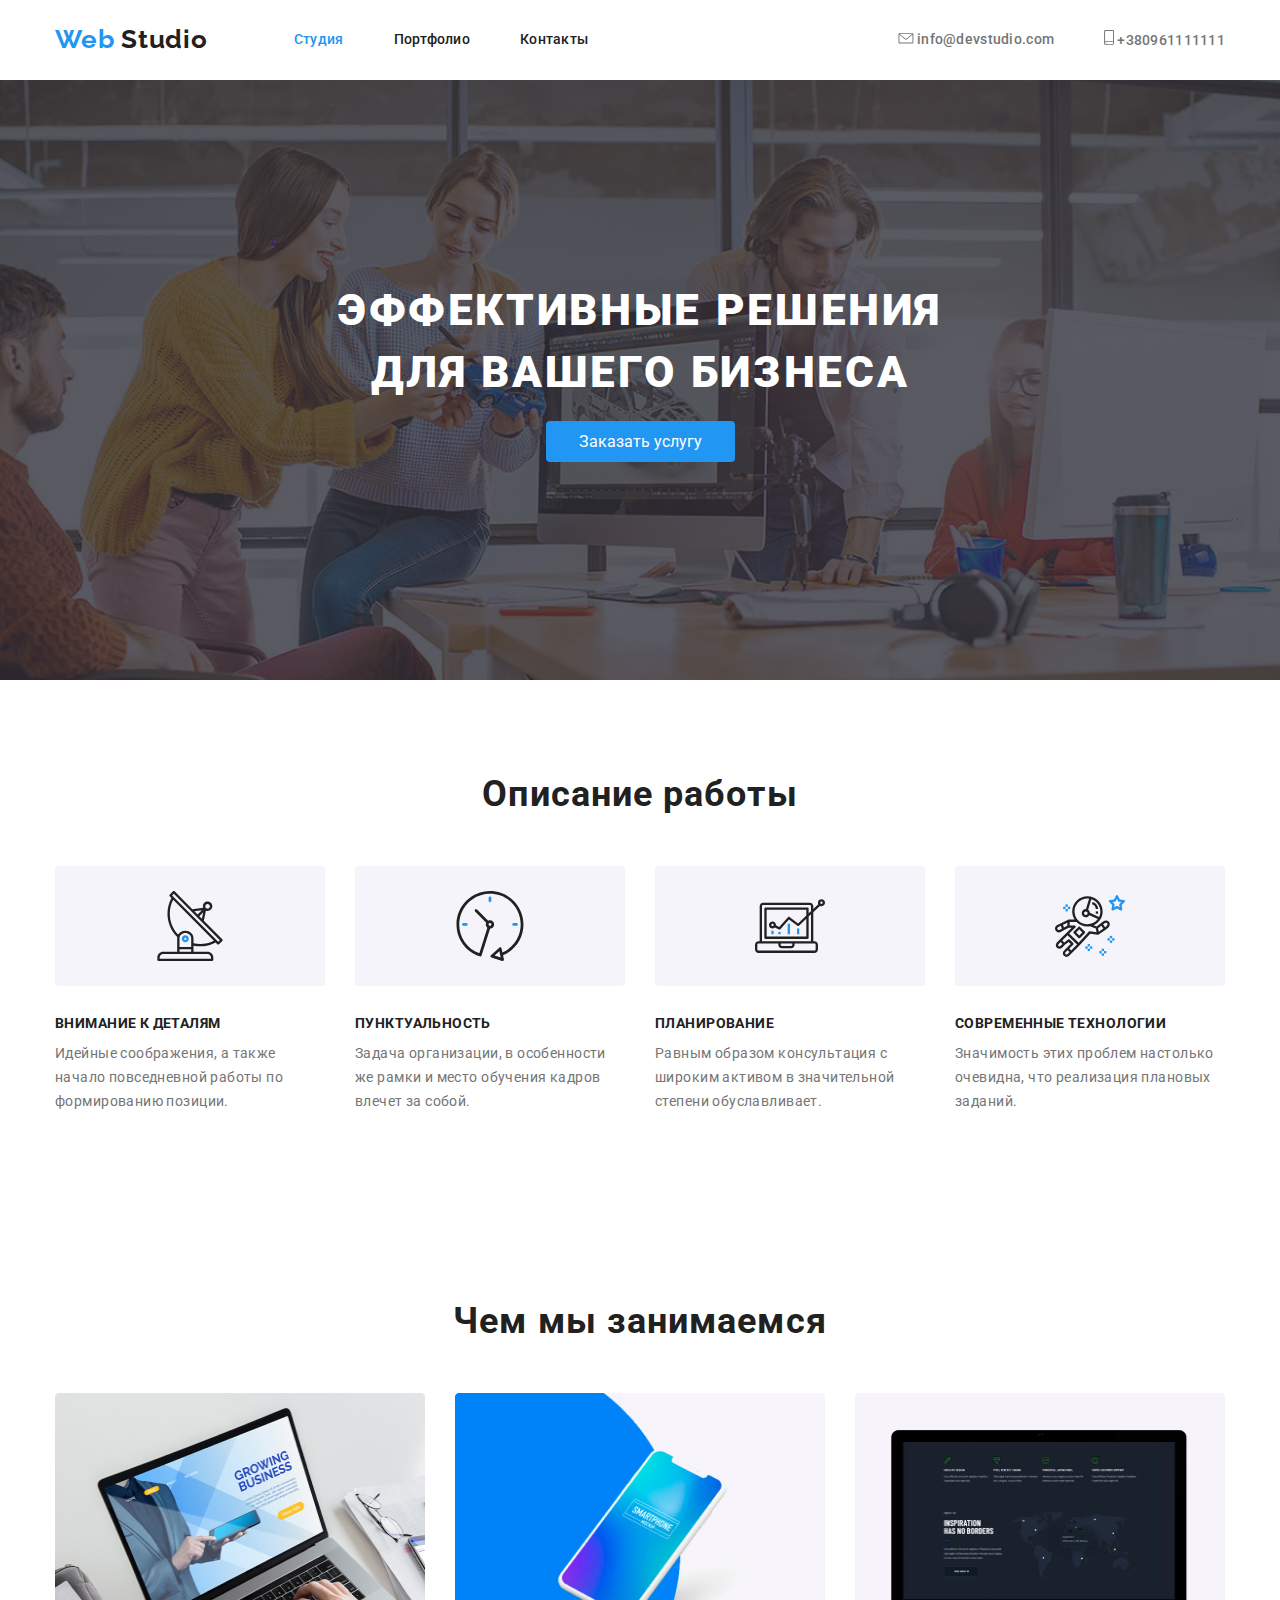
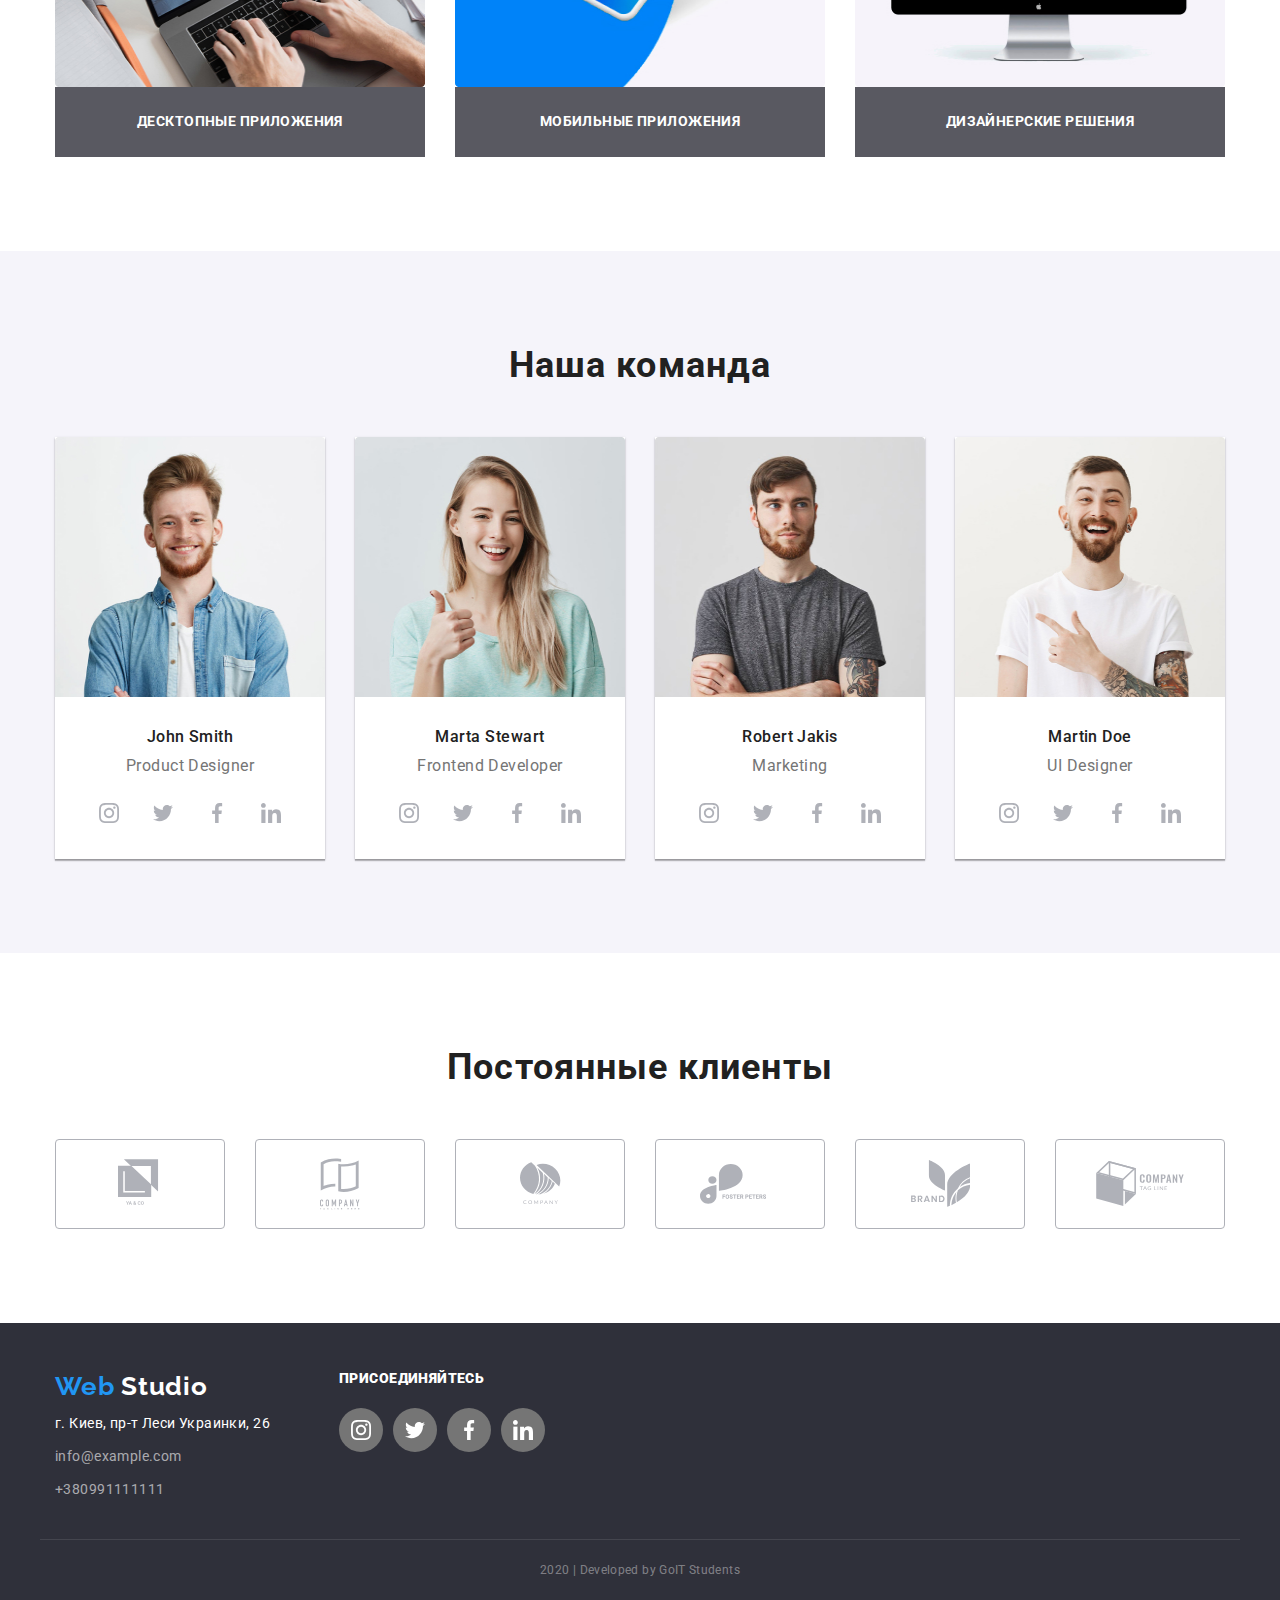
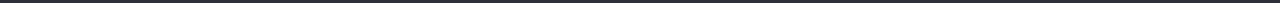
<file: index.html>
<!DOCTYPE html>
<html lang="ru">
<head>
    <meta charset="UTF-8">
    <meta name="viewport" content="width=device-width, initial-scale=1.0">
    <title>Web-studio_1</title>
    <link href="https://fonts.googleapis.com/css2?family=Raleway:wght@400;700&family=Roboto:wght@400;500;700&display=swap" rel="stylesheet">
     <link rel="stylesheet" href="https://cdnjs.cloudflare.com/ajax/libs/modern-normalize/0.6.0/modern-normalize.min.css">
    <link rel="stylesheet" href="./css/styles.css">
</head>
<body class="body">
    <!--Шапочка сайта-->
   <header class="page-header">
       <div class="container main-nav">
          <nav class="main-nav">
             <a href="./index.html" class="logo">
              Web <span class="logo-second">Studio</span> 
             </a>

              <ul class="site-nav list">
                 <li class="item"><a href="./index.html" class="link-curret">Студия</a></li>
                 <li class="item"><a href="./portfolio.html" class="link">Портфолио</a></li>
                 <li class="item"><a href="" class="link">Контакты</a></li>
             </ul>
           </nav>
       
            <ul class="auth-nav list">
               <li class="item"><a href="mailto:info@devstudio.com" class="link">
                <svg class="icon-envelope"><use href="./images/symbol-defs.svg#icon-envelope"></use></svg>
                   info@devstudio.com</a>
                </li>
                <li class="item"><a href="tel:+380961111111" class="link">
                    <svg class="icon-phone"><use href="./images/symbol-defs.svg#icon-smartphone"></use></svg>
                    +380961111111</a>
                </li>
            </ul>
       </div>
   </header>

   <main>
        <!--Первая секция - Заголовок сайта-->
       <section class="hero">
          <h1 class="hero-title">эффективные решения <br> для вашего бизнеса</h1>
         <a href="#" class="button .primary">Заказать услугу</a>
        </section> 

        <!--Вторая секция - описание работи-->

        <section class="section">
        <div class="container">
          <h2 class="section-title">Описание работы</h2>

          <ul class="description-list"> 
              <li class="item"> 
                  <div class="icon-background"><svg class="icon"><use href="./images/symbol-defs.svg#icon-antenna"></use></svg></div>
                  <h3 class="title">Внимание к деталям</h3>
                  <p class="text">Идейные соображения, а также начало повседневной работы по формированию позиции.</p>
              </li>
              <li class="item">
                <div class="icon-background"><svg class="icon"><use href="./images/symbol-defs.svg#icon-clock"></use></svg></div>
                  <h3 class="title">Пунктуальность</h3>
                  <p class="text">Задача организации, в особенности же рамки и место обучения кадров влечет за собой.</p>
              </li>
              <li class="item">
                <div class="icon-background"><svg class="icon"><use href="./images/symbol-defs.svg#icon-diagram"></use></svg></div>
                  <h3 class="title">Планирование</h3>
                  <p class="text">Равным образом консультация с широким активом в значительной степени обуславливает.</p>
               </li>
               <li class="item">
                <div class="icon-background"><svg class="icon"><use href="./images/symbol-defs.svg#icon-astronaut"></use></svg></div>
                   <h3 class="title">Современные технологии</h3>
                   <p class="text">Значимость этих проблем настолько очевидна, что реализация плановых заданий.</p>
               </li>
           </ul>
         </div>
       </section>
        

       <!--Третья секция - Чем мы занимаемся-->

        <section class="section">
            <div class="container">
           <h2 class="section-title">Чем мы занимаемся</h2>

           <ul class="work-list">
                <li class="item"><a href="" class="link">
                   <img class="img"
                      src="./images/img(4).jpg" 
                      alt="Фото с ноутбуком" 
                      width="370" 
                      height="294"
                    >
                   <h3 class="title">Десктопные приложения</h3></a>
               </li>
               <li class="item"><a href="" class="link">
                    <img class="img"
                       src="./images/box(1).jpg" 
                       alt="Фото с телефоном" 
                       width="370" 
                       height="294"
                    >
                    <h3 class="title">Мобильные приложения</h3></a>
               </li>
               <li class="item"><a href="" class="link">
                    <img class="img"
                       src="./images/img(6).jpg" 
                       alt="Фото с монитором" 
                       width="370" 
                       height="294"
                    >
                    <h3 class="title">Дизайнерские решения</h3></a>
               </li>
           </ul>
         </div>
       </section>

       <!--Червертая секция - наша команда-->

       <section class="section-team">
           <div class="container">
          <h2 class="section-title">Наша команда</h2>

           <ul class="team-list">
               <li class="item">
                  <img class="img card"
                     src="./images/img.jpg" 
                     alt="Фото работкина Джона" 
                     width="270" 
                     height="260"
                    >
                    <div class="card-team card">
                   <h3 class="title">John Smith</h3>
                   <p class="text">Product Designer</p>
                   <ul class="chain-list">
                       <li class="item"><a href="" class="link" aria-label="Ссылка на Instagram"><svg class="chain-icon"><use href="./images/symbol-defs.svg#icon-instagram"></use></svg></a></li>
                       <li class="item"><a href="" class="link" aria-label="Ссылка на Twitter"><svg class="chain-icon"><use href="./images/symbol-defs.svg#icon-twitter"></use></svg></a></li>
                       <li class="item"><a href="" class="link" aria-label="Ссылка на Facebook"><svg class="chain-icon"><use href="./images/symbol-defs.svg#icon-facebook"></use></svg></a></li>
                       <li class="item"><a href="" class="link" aria-label="Ссылка на Linkedin"><svg class="chain-icon"><use href="./images/symbol-defs.svg#icon-linkedin"></use></svg></a></li>
                   </ul>
                </div>     
              </li>
              <li class="item">
                    <img class="img card" 
                      src="./images/img(1).jpg" 
                      alt="Фото работницы Марти" 
                      width="270" 
                      height="260"
                    >
                    <div class="card-team card">
                    <h3 class="title">Marta Stewart</h3>
                    <p class="text">Frontend Developer</p>
                    <ul class="chain-list">
                        <li class="item"><a href="" class="link" aria-label="Ссылка на Instagram"><svg class="chain-icon"><use href="./images/symbol-defs.svg#icon-instagram"></use></svg></a></li>
                        <li class="item"><a href="" class="link" aria-label="Ссылка на Twitter"><svg class="chain-icon"><use href="./images/symbol-defs.svg#icon-twitter"></use></svg></a></li>
                        <li class="item"><a href="" class="link" aria-label="Ссылка на Facebook"><svg class="chain-icon"><use href="./images/symbol-defs.svg#icon-facebook"></use></svg></a></li>
                        <li class="item"><a href="" class="link" aria-label="Ссылка на Linkedin"><svg class="chain-icon"><use href="./images/symbol-defs.svg#icon-linkedin"></use></svg></a></li>
                    </ul>
                </div>
               </li>
               <li class="item">
                     <img  class="img card"
                      src="./images/img(2).jpg" 
                      alt="Фото работника Роберта" 
                      width="270" 
                      height="260"
                    >
                    <div class="card-team card">
                    <h3 class="title">Robert Jakis</h3>
                    <p class="text">Marketing</p>
                    <ul class="chain-list">
                        <li class="item"><a href="" class="link" aria-label="Ссылка на Instagram"><svg class="chain-icon"><use href="./images/symbol-defs.svg#icon-instagram"></use></svg></a></li>
                        <li class="item"><a href="" class="link" aria-label="Ссылка на Twitter"><svg class="chain-icon"><use href="./images/symbol-defs.svg#icon-twitter"></use></svg></a></li>
                        <li class="item"><a href="" class="link" aria-label="Ссылка на Facebook"><svg class="chain-icon"><use href="./images/symbol-defs.svg#icon-facebook"></use></svg></a></li>
                        <li class="item"><a href="" class="link" aria-label="Ссылка на Linkedin"><svg class="chain-icon"><use href="./images/symbol-defs.svg#icon-linkedin"></use></svg></a></li>
                    </ul>
                </div>
              </li>
              <li class="item">
                    <img class="img card"
                       src="./images/img(3).jpg" 
                       alt="Фото работника Мартина" 
                       width="270" 
                       height="260"
                    >
                    <div class="card-team card">
                   <h3 class="title">Martin Doe</h3>
                   <p class="text">UI Designer</p>
                   <ul class="chain-list">
                       <li class="item"><a href="" class="link" aria-label="Ссылка на Instagram"><svg class="chain-icon"><use href="./images/symbol-defs.svg#icon-instagram"></use></svg></a></li>
                       <li class="item"><a href="" class="link" aria-label="Ссылка на Twitter"><svg class="chain-icon"><use href="./images/symbol-defs.svg#icon-twitter"></use></svg></a></li>
                       <li class="item"><a href="" class="link" aria-label="Ссылка на Facebook"><svg class="chain-icon"><use href="./images/symbol-defs.svg#icon-facebook"></use></svg></a></li>
                       <li class="item"><a href="" class="link" aria-label="Ссылка на Linkedin"><svg class="chain-icon"><use href="./images/symbol-defs.svg#icon-linkedin"></use></svg></a></li>
                    </ul>
                </div>
                </li>      
          </ul>
          </div>
       </section>

        <!--Пятая секция - постоянные клиенти-->

      <section class="section">
        <div class="container">
       <h2 class="section-title">Постоянные клиенты</h2>
       <ul class="clients-list">
           <li class="item"><a href="#" class="link"><svg class="clients-icon" width="44.27" height="49.23"><use href="./images/symbol-defs.svg#icon-client1"></use></svg></a></li>
           <li class="item"><a href="#" class="link"><svg class="clients-icon" width="40" height="52"><use href="./images/symbol-defs.svg#icon-client2"></use></svg></a></li>
           <li class="item"><a href="#" class="link"><svg class="clients-icon" width="41" height="42.6"><use href="./images/symbol-defs.svg#icon-client3"></use></svg></a></li>
           <li class="item"><a href="#" class="link"><svg class="clients-icon" width="79.66" height="42.02"><use href="./images/symbol-defs.svg#icon-client4"></use></svg></a></li>
           <li class="item"><a href="#" class="link"><svg class="clients-icon" width="59" height="47"><use href="./images/symbol-defs.svg#icon-client5"></use></svg></a></li>
           <li class="item"><a href="#" class="link"><svg class="clients-icon" width="88.48" height="45.44"><use href="./images/symbol-defs.svg#icon-client6"></use></svg></a></li>
        </ul>
   </section>
   </div>
   </main>

 <!--Футер-->
 <footer class="page-footer">
      <div class="page-footer container">  
     <div class="contact-info">
     <a href="./index.html" class="footer-logo">
         Web <span class="logo-accent">Studio</span> 
     </a>
     <address class="address-list">
         <p class="text"> г. Киев, пр-т Леси Украинки, 26 </p>
         <a href="mailto:info@example.com" class="link">info@example.com</a>
         <a href="tel:+380991111111" class="link">+380991111111</a>
     </address>
    </div>
       
    <div class="subscription-info">
     <p class="subscription-text">
         <strong>присоединяйтесь</strong> 
       </p>

     <ul class="social-network">
        <li class="item"><a href="" class="link" aria-label="Ссылка на Instagram"><svg class="social-icon"><use href="./images/symbol-defs.svg#icon-instagram"></use></svg></a></li>
        <li class="item"><a href="" class="link" aria-label="Ссылка на Twitter"><svg class="social-icon"><use href="./images/symbol-defs.svg#icon-twitter"></use></svg></a></li>
        <li class="item"><a href="" class="link" aria-label="Ссылка на Facebook"><svg class="social-icon"><use href="./images/symbol-defs.svg#icon-facebook"></use></svg></a></li>
        <li class="item"><a href="" class="link" aria-label="Ссылка на Linkedin"><svg class="social-icon"><use href="./images/symbol-defs.svg#icon-linkedin"></use></svg></a></li>
     </ul>
    </div>
  </div>

    <p class="company-text">2020 | Developed by GoIT Students</p>
    

  </footer>
</body>
</html>
</file>
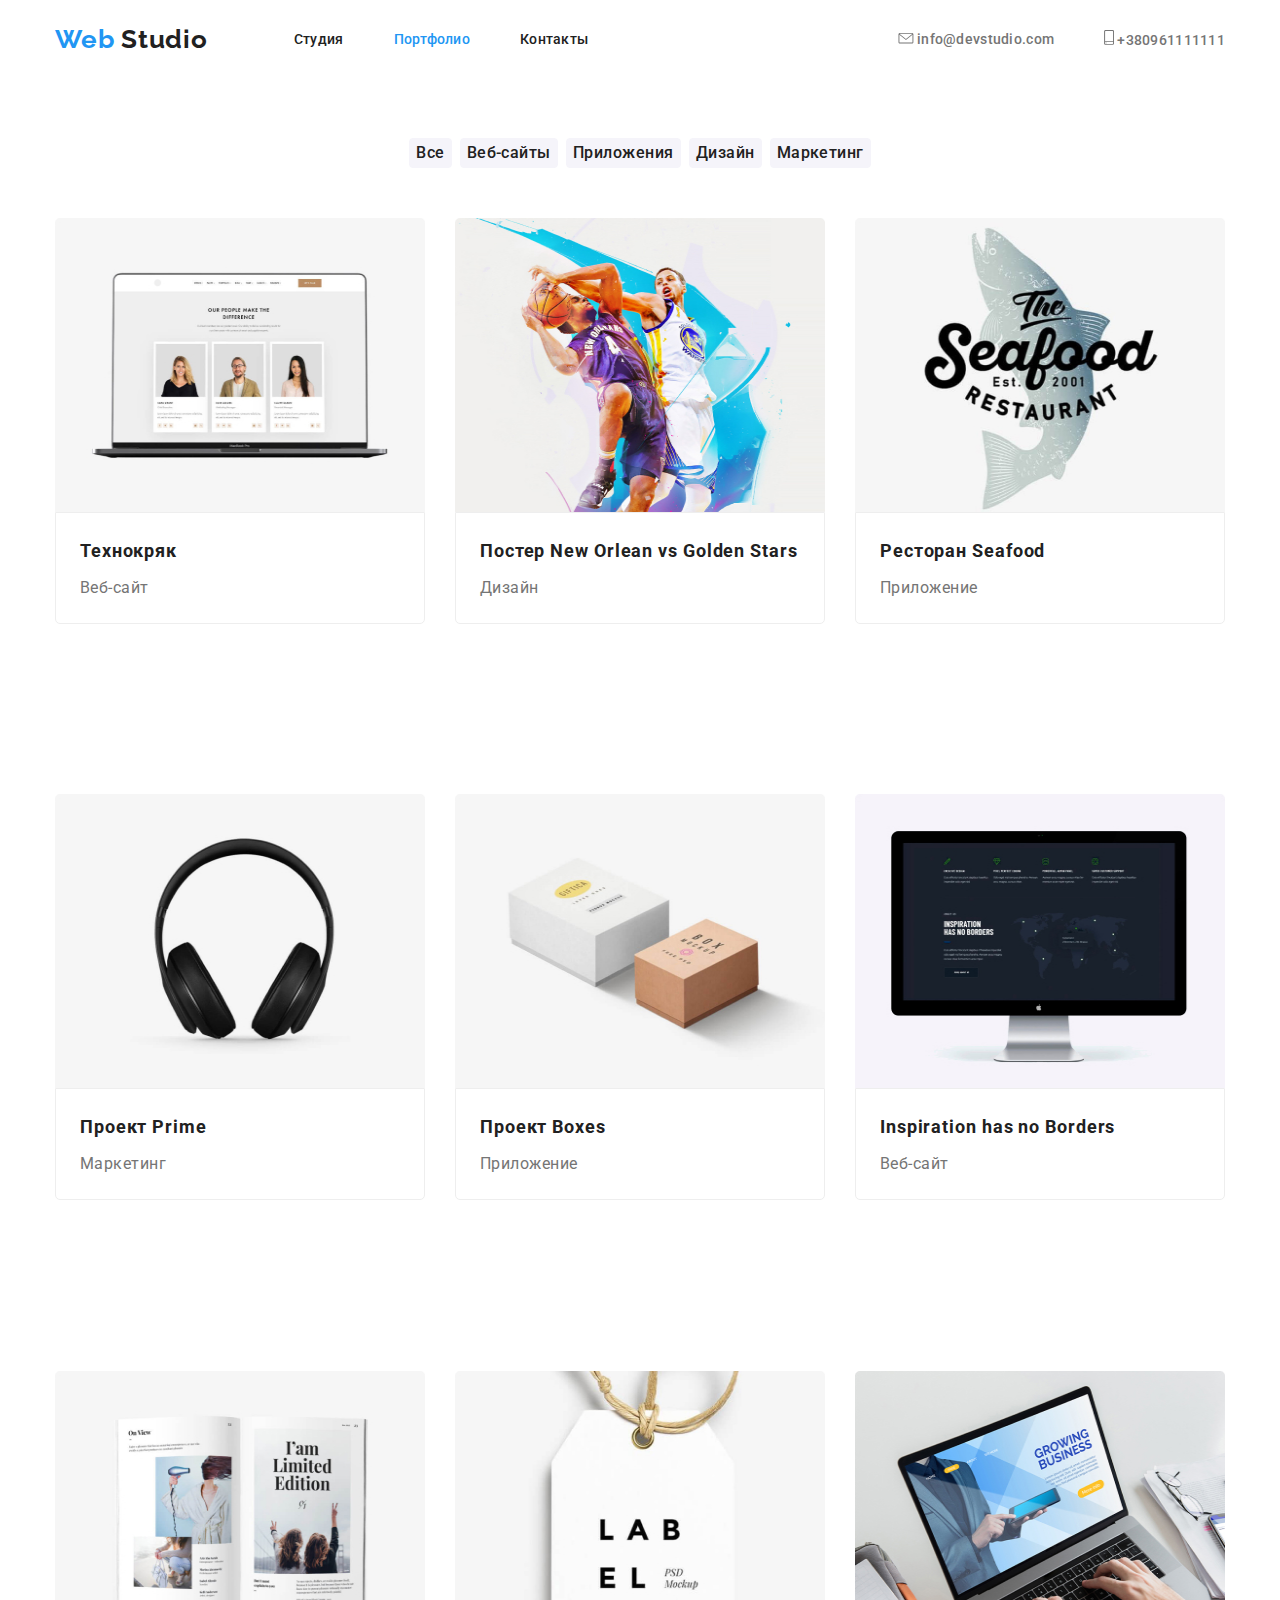
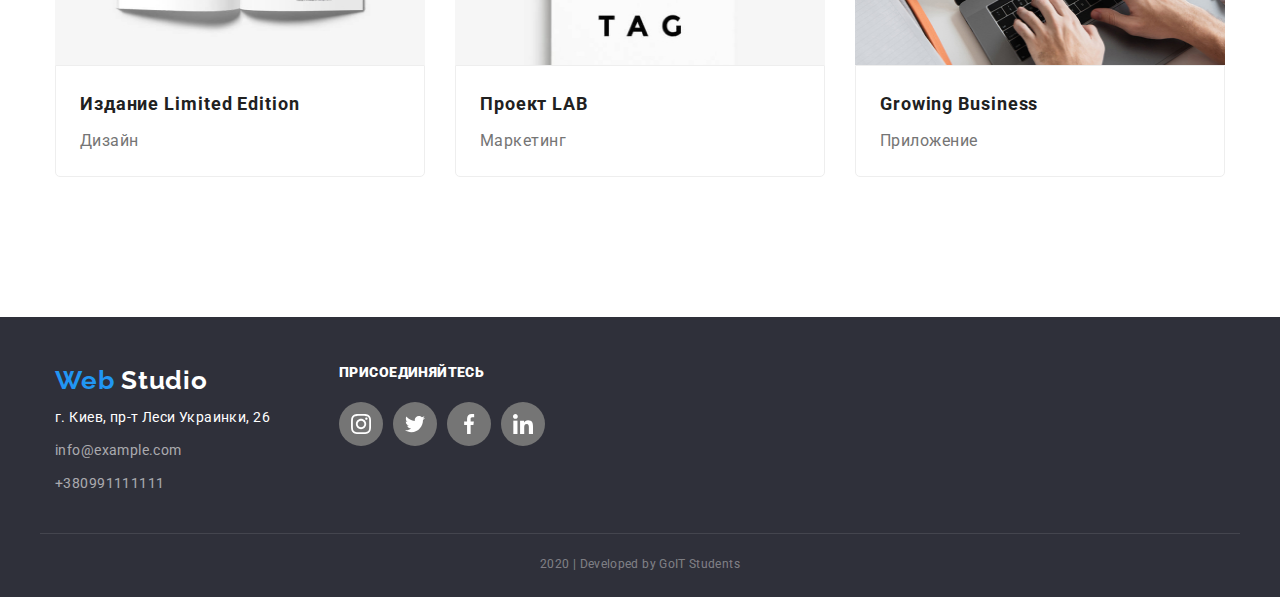
<file: portfolio.html>
<!DOCTYPE html>
<html lang="ru">
<head>
    <meta charset="UTF-8">
    <meta name="viewport" content="width=device-width, initial-scale=1.0">
    <title>Web-studio_1</title>
    <link href="https://fonts.googleapis.com/css2?family=Raleway:wght@400;700&family=Roboto:wght@400;500;700&display=swap" rel="stylesheet">
    <link rel="stylesheet" href="https://cdnjs.cloudflare.com/ajax/libs/modern-normalize/0.6.0/modern-normalize.min.css">
    <link rel="stylesheet" href="./css/styles.css">
</head>
<body class="body">
    <!--Шапочка сайта-->
   <header class="page-header">
      <div class="container main-nav">
       <nav class="main-nav">
         <a href="./index.html" class="logo">
           Web <span class="logo-second">Studio</span>
         </a>

         <ul class="site-nav list">
            <li class="item"><a href="./index.html" class="link">Студия</a></li>
            <li class="item"><a href="./portfolio.html" class="link-curret">Портфолио</a></li>
            <li class="item"><a href="" class="link">Контакты</a></li>
         </ul>
        </nav>

        <ul class="auth-nav list">
            <li class="item"><a href="mailto:info@devstudio.com" class="link">
             <svg class="icon-envelope"><use href="./images/symbol-defs.svg#icon-envelope"></use></svg>
                info@devstudio.com</a>
             </li>
             <li class="item"><a href="tel:+380961111111" class="link">
                 <svg class="icon-phone"><use href="./images/symbol-defs.svg#icon-smartphone"></use></svg>
                 +380961111111</a>
             </li>
         </ul>
   </header>
    </div>
   <main>
       <!--Секция-список работ-->

       <section class="section-portfolio">
         <div class="container">
           <h1 class="title">Список работ</h1> 
           <ul class="portfolio-list">
               <li class="item"> <button type="button" class="type">Все</button></li>
               <li class="item"><button type="button" class="type">Веб-сайты</button></li>
               <li class="item"><button type="button" class="type">Приложения</button></li>
               <li class="item"><button type="button" class="type">Дизайн</button></li>
               <li class="item"><button type="button" class="type">Маркетинг</button></li>
           </ul>
           
           <ul class="card-list">
               <li class="item"> <a href="#" class="link">
                   <img class="img" src="./images/img7.jpg" alt="Картинка с людьми" 
                   width="370" 
                   height="294">
                   <div class="card-content">
                   <h2 class="title">Технокряк</h2>
                   <p class="text">Веб-сайт</p>
                 </div>
                   <p class="text-second">Технокряк это современная площадка распространения коронавируса. Компании используют эту платформу для цифрового шпионажа и атак на защищённые сервера конкурентов.</p></a>
               </li>
               <li class="item"> <a href="#" class="link">
                   <img class="img" src="./images/img8.jpg" alt="Парни играют в баскетбол"
                   width="370" 
                   height="294">
                   <div class="card-content">
                   <h2 class="title">Постер New Orlean vs Golden Stars</h2>
                   <p class="text">Дизайн</p>
                 </div>
                   <p class="text-second">Технокряк это современная площадка распространения коронавируса. Компании используют эту платформу для цифрового шпионажа и атак на защищённые сервера конкурентов.</p></a>
               </li>
               <li class="item"> <a href="#" class="link">
                   <img class="img" src="./images/img9.jpg" alt="Рыба"
                   width="370" 
                   height="294">
                   <div class="card-content">
                   <h3 class="title">Ресторан Seafood</h3>
                   <p class="text">Приложение</p>
                   </div>
                   <p class="text-second">Технокряк это современная площадка распространения коронавируса. Компании используют эту платформу для цифрового шпионажа и атак на защищённые сервера конкурентов.</p></a>
               </li>
               <li class="item"> <a href="#" class="link">
                   <img class="img" src="./images/img10.jpg" alt="Наушники"
                   width="370" 
                   height="294">
                   <div class="card-content">
                   <h2 class="title">Проект Prime</h2>
                   <p class="text">Маркетинг</p>
                  </div>
                   <p class="text-second">Технокряк это современная площадка распространения коронавируса. Компании используют эту платформу для цифрового шпионажа и атак на защищённые сервера конкурентов.</p></a>
               </li>
               <li class="item"> <a href="#" class="link">
                   <img class="img" src="./images/img11.jpg" alt="Две коробки"
                   width="370" 
                   height="294">
                   <div class="card-content">
                   <h2 class="title">Проект Boxes</h2>
                   <p class="text">Приложение</p>
                   </div>
                   <p class="text-second">Технокряк это современная площадка распространения коронавируса. Компании используют эту платформу для цифрового шпионажа и атак на защищённые сервера конкурентов.</p></a>
               </li>
               <li class="item"> <a href="#" class="link">
                   <img  class="img" src="./images/img12.jpg" alt="Монитор"
                   width="370" 
                   height="294">
                   <div class="card-content">
                   <h2 class="title">Inspiration has no Borders</h2>
                   <p class="text">Веб-сайт</p>
                   </div>
                   <p class="text-second">Технокряк это современная площадка распространения коронавируса. Компании используют эту платформу для цифрового шпионажа и атак на защищённые сервера конкурентов.</p></a>
               </li>
               <li class="item"> <a href="#" class="link">
                   <img class="img" src="./images/img13.jpg" alt="Книга"
                   width="370" 
                   height="294">
                   <div class="card-content">
                   <h2 class="title">Издание Limited Edition</h2>
                   <p class="text">Дизайн</p>
                   </div>
                   <p class="text-second">Технокряк это современная площадка распространения коронавируса. Компании используют эту платформу для цифрового шпионажа и атак на защищённые сервера конкурентов.</p></a>
               </li>
               <li class="item"> <a href="#" class="link">
                   <img class="img" src="./images/img14.jpg" alt="Бирка"
                   width="370" 
                   height="294">
                   <div class="card-content">
                   <h2 class="title">Проект LAB</h2>
                   <p class="text">Маркетинг</p>
                </div>
                   <p class="text-second">Технокряк это современная площадка распространения коронавируса. Компании используют эту платформу для цифрового шпионажа и атак на защищённые сервера конкурентов.</p></a>
                </li>
               <li class="item"> <a href="#" class="link">
                   <img class="img" src="./images/img15.jpg" alt="Ноутбук"
                   width="370" 
                   height="294">
                   <div class="card-content">
                   <h2 class="title">Growing Business</h2>
                   <p class="text">Приложение</p>
                </div>
                   <p class="text-second">Технокряк это современная площадка распространения коронавируса. Компании используют эту платформу для цифрового шпионажа и атак на защищённые сервера конкурентов.</p></a>
               </li>
           </ul>
         </div>
       </section>
   </main>

 <!--Футер-->
 <footer class="page-footer" >
    <div class="page-footer container">  
   <div class="contact-info">
   <a href="./index.html" class="footer-logo">
       Web <span class="logo-accent">Studio</span> 
   </a>
   <address class="address-list">
       <p class="text"> г. Киев, пр-т Леси Украинки, 26 </p>
       <a href="mailto:info@example.com" class="link">info@example.com</a>
       <a href="tel:+380991111111" class="link">+380991111111</a>
   </address>
  </div>
     
  <div class="subscription-info">
   <p class="subscription-text">
       <strong>присоединяйтесь</strong> 
     </p>

     <ul class="social-network">
        <li class="item"><a href="" class="link" aria-label="Ссылка на Instagram"><svg class="social-icon"><use href="./images/symbol-defs.svg#icon-instagram"></use></svg></a></li>
        <li class="item"><a href="" class="link" aria-label="Ссылка на Twitter"><svg class="social-icon"><use href="./images/symbol-defs.svg#icon-twitter"></use></svg></a></li>
        <li class="item"><a href="" class="link" aria-label="Ссылка на Facebook"><svg class="social-icon"><use href="./images/symbol-defs.svg#icon-facebook"></use></svg></a></li>
        <li class="item"><a href="" class="link" aria-label="Ссылка на Linkedin"><svg class="social-icon"><use href="./images/symbol-defs.svg#icon-linkedin"></use></svg></a></li>
     </ul>
  </div>
 </div>

  <p class="company-text">2020 | Developed by GoIT Students</p>
  

 </footer>
</body>
</html>
</file>
<file: css/styles.css>
/* Цвет вторичного текста #212121;*/ 
/* Цвет основного текста #757575;*/
/* Белий цвет #FFFFFF;*/
/* Цвет лого #2196F3;*/
/* акцент #2196F3;*/
/* футер адрес rgba(255, 255, 255, 0.6);*/
/* футер текст rgba(255, 255, 255, 0.4);*/

:root {
    --primary-text-color:#757575;
    --title-text-color: #212121;
    --accent-color: #2196F3;
    --second-title-color: #FFFFFF;
    --primary-bg-colot:#FFFFFF; 
    --link-color:#AFB1B8;
    --footer-ad-color: rgba(255, 255, 255, 0.6);
    --footer-text-color: rgba(255, 255, 255, 0.4);
}

html {
    box-sizing: border-box;
  }
  
  *,
  *::before,
  *::after {
    box-sizing: inherit;
}

.container {
    margin-left: auto;
    margin-right: auto;
    padding-left: 15px;
    padding-right: 15px;
    width: 1200px;
    
    /*outline: 2px solid tomato;*/
}
.body {
    background-color: var(--primary-bg-colot);
    color: var(--primary-text-color);

    font-family: Roboto, sans-serif;
}
.logo {
    color: var(--accent-color);

    font-family: Raleway;
    font-weight: 700;
    font-size: 26px;
    line-height: 1.2;
    letter-spacing: 0.03em;
    text-decoration: none;
}

.logo-second {
    color: var(--title-text-color);
}


ul {
     padding: 0;
     margin: 0;
     list-style: none;
}

.img {
    display: block;
    
}

/*Main-nav*/

.main-nav {
    display: flex;
    align-items: center;
}

.page-header {
    background-color: var(--primary-bg-colot);
    
}


/* Site nav*/

.site-nav {
    display: flex;
    margin-left: 86px;

}

.site-nav .item:not(:last-child) {
    margin-right: 50px;
}

.site-nav .link {
    
    display: block;

    color: var(--title-text-color);
    font-weight: 500;
    font-size: 14px;
    line-height: 1.14;
    letter-spacing: 0.02em;
    text-decoration: none;
    padding-top: 32px;
    padding-bottom: 32px;
    

}


.site-nav .link-curret {

    display: block;
    padding-top: 32px;
    padding-bottom: 32px;

    font-weight: 500;
    font-size: 14px;
    line-height: 1.14;
    letter-spacing: 0.02em;
    text-decoration: none;

    color: var(--accent-color);

   
   
}

.site-nav .link:hover, 
.site-nav .link:focus {
    color: var(--accent-color);
}

.auth-nav {
    display: flex;
    margin-left: auto;
}


.auth-nav .item:not(:last-child) {
    margin-right: 50px;
}
.auth-nav .link {
    color: var(--primary-text-color);
    
    font-weight: 500;
    font-size: 14px;
    line-height: 1.14;
    letter-spacing: 0.02em;
    text-decoration: none;
    

}
.auth-nav .link:hover {
    color: var(--accent-color);
}

.icon-envelope {
    width: 16px;
    height: 11.2px;
    fill: currentColor
    
}

.icon-envelope:hover{
    fill: var(--accent-color);

}

.icon-phone {
    width: 10px;
    height: 14.94px;
    fill: currentColor;

}

.icon-phone:hover{
    fill: var(--accent-color);

}
/* Hero*/

.hero {
    text-align: center;
    max-width: 1600px;
    height: 600px;
    margin-left: auto;
    margin-right: auto;
    background-image: linear-gradient(to right, rgba(47, 48, 58, 0.8) , rgba(47, 48, 58, 0.8)),
    url(../images/header-img.jpg);
    background-repeat: no-repeat;
    background-size: cover;
    background-position: center;
    background-color: var(--primary-text-color);
    
}

.hero-title {
    color: var(--second-title-color);

    margin-top: 0px;
    margin-bottom: 0;

    padding-top: 200px;
    padding-bottom: 30px;

    

 
    
    font-weight: 900;
    font-size: 44px;
    line-height: 1.4;
    text-align: center;
    letter-spacing: 0.06em;
    text-transform: uppercase;

}



/* Section*/

.section {
    padding-top: 94px;
    padding-bottom: 94px;
}


.section-title {
    color: var(--title-text-color);

   margin-top: 0;
   margin-bottom: 50px;

   font-weight: 700;
   font-size: 36px;
   line-height: 1.16;
   text-align: center;
   letter-spacing: 0.03em; 
    
}

/* Description*/

.section-description .title {
    color: var(--second-title-color);

}


.description-list {
    display: flex;

}

.description-list .item {
    width: 270px;
}

.description-list .item:not(:last-child) {
    margin-right: 30px;
}

.description-list .title {
    color: var(--title-text-color);

    margin-top: 0;
    margin-bottom: 10px;
      
   font-weight: 700;
   font-size: 14px;
   line-height: 1.14;
   letter-spacing: 0.03em;
   text-transform: uppercase; 
       
}

.description-list p {
    margin-top: 0;
    margin-bottom: 0;
}


.description-list .text {
  font-weight: 400;
  font-size: 14px;
  line-height: 1.71;
  letter-spacing: 0.03em;
  
}

.icon-background {
    display: flex;
    justify-content: center;
    align-items: center;

    width: 270px;
    height: 120px;
    margin-bottom: 30px;
    background-color:#F5F4FA;
    border-radius: 4px;
 
}

.icon {
    width: 70px;
    height: 70px;  
   
}


/* Work*/

.work-list {
    display: flex;
}

.work-list .item {
    width: 370px;
}

.work-list .item:not(:last-child) {
    margin-right: 30px;
}

.work-list .title {
    color: var(--second-title-color);

    margin-top: 0;
    margin-bottom: 0;

    padding-top: 27px;
    padding-bottom: 27px;
    background: rgba(47, 48, 58, 0.8);
    
   font-weight: 700;
   font-size: 14px;
   line-height: 1.14;
   text-align: center;
   letter-spacing: 0.03em;
   text-transform: uppercase;
   
}

.work-list .link {
    display: block;

    text-decoration: none;
}

/*Team*/

.section-team {
    background-color: #F5F4FA;
    padding-top: 94px;
    padding-bottom: 94px;
    
}
.team-list {
    display: flex;
}

.team-list .item {
    width: 270px;
     
}

.team-list .item:not(:last-child) {
    margin-right: 30px;
}


.team-list .title {
    color: var(--title-text-color);

    margin-top: 0px;
    margin-bottom: 10px;
    
    font-weight: 500;
    font-size: 16px;
    line-height: 1.19;
    text-align: center;
    letter-spacing: 0.03em;
}

.team-list .text {

    margin-top: 0;
    margin-bottom: 16px;
  
  font-weight: 400;
  font-size: 16px;
  line-height: 1.19;
  text-align: center;
  letter-spacing: 0.03em;
}


.chain-list {
    display: flex;
    text-align: center;
    
}

.chain-list .item:not(:last-child) {
    margin-right: 10px;
}
    
.chain-list .link {
    display: flex;
    justify-content: center;
    align-items: center;
    color: #afb1b8;
    text-decoration: none;
    border-radius: 50%;
    width: 44px;
    height: 44px;  
}

.chain-list .link:hover, 
.chain-list .link:focus {
    color: var(--second-title-color);
    background-color: var(--accent-color);
}

.chain-icon {
    width: 20px;
    height: 20px;
    fill: currentColor;
   
}

.chain-icon:hover {
    fill: var(--primary-bg-colot)
}

.card {
    box-shadow: 0px 2px 1px rgba(0, 0, 0, 0.2), 0px 1px 1px rgba(0, 0, 0, 0.14), 0px 1px 3px rgba(0, 0, 0, 0.12);
}

.card-team {
    padding-top: 30px;
    padding-bottom: 24px;
    padding-left: 32px;
    padding-right: 32px;
    background: #FFFFFF;
    
}

/*Button*/

.button {
    color: var(--second-title-color);
    background-color: var(--accent-color);
    
    border-radius: 4px;
    padding: 10px 32px;
    min-width: 200px;
    border: 1px solid transparent;

    font-family: inherit;
    text-align: center;
    text-decoration: none;
}

.button .primary {
    color: var(--second-title-color);
    background-color: var(--accent-color);
    
}

/* Clients*/

.clients-list {
    display: flex;
     
}


.clients-list .item:not(:last-child) {
    margin-right: 30px;
}

.clients-list .link {
    display: flex;
    justify-content: center;
    align-items: center;
    
    color: var(--link-color);
    
    width: 170px;
    height: 90px;
    
    border: 1px solid #AFB1B8;
    border-radius: 4px;
    background-color: var(--second-title-color);
    
    
}
.clients-list .link:hover,
.clients-list .link:focus {
    color: var(--accent-color);
    background-color: var(--second-title-color);
    border: 1px solid var(--accent-color);

}

.clients-icon {
    fill: currentColor
    
}

.clients-icon:hover {
    fill: var(--accent-color);
}

/*Footer*/
.page-footer {
    background-color: #2F303A;
}


.page-footer .container {
    display: flex;
    padding-top: 48px;
    padding-bottom: 28px;
    /*justify-content: space-between;*/

    border-bottom: 1px solid rgba(255, 255, 255, 0.1);

}

.footer-logo {
    color: var(--accent-color);
 
    font-family: Raleway;
    font-weight: 700;
    font-size: 26px;
    line-height: 1.2;
    letter-spacing: 0.03em;
    text-decoration: none;
}
.logo-accent {
    color: var(--second-title-color);
    
}

.address-list {
    display: flex;
    flex-direction: column;
    margin-right: 69px;
}

.address-list .text {
    margin-top: 10px;
    margin-bottom: 9px;


    color: var(--second-title-color);
    font-style: normal;
    font-weight: 400;
    font-size: 14px;
    line-height: 1.71;
    letter-spacing: 0.03em;

}

.address-list .link {
    display: block;

    margin-top: 0;
    margin-bottom: 9px;

    color: var(--footer-ad-color);
    font-style: normal;
    font-weight: 400;
    font-size: 14px;
    line-height: 1.71;
    letter-spacing: 0.03em;
    text-decoration: none;

}


.subscription-text {
    
    margin-top: 0;
    margin-bottom: 21px;
    color: var(--second-title-color);

    font-weight: 700;
    font-size: 14px;
    line-height: 1.14;
    letter-spacing: 0.03em;
    text-transform: uppercase;
}

.social-network {
    display: flex;
    
    
}

.social-network .item:not(:last-child) {
    margin-right: 10px;
    
}



.social-network .link {
    display: flex;
    justify-content: center;
    align-items: center;
    width: 44px;
    height: 44px;
    border-radius: 50%;
   

    color: var(--second-title-color);
    text-decoration: none;
    background-color: var(--primary-text-color);
    

}

.social-network .link:hover, 
.social-network .link:focus {
    
    background-color: var(--accent-color);
}

.social-icon {
    width: 20px;
    height: 20px;
    fill: var(--primary-bg-colot);
    
    
    
   
    

}


.company-text  {


    margin-top: 0;
    margin-bottom: 0;
    
    padding-top: 18px;
    padding-bottom: 21px;
    
    color: var(--footer-text-color);
    font-weight: 400;
    font-size: 12px;
    line-height: 2;
    text-align: center;
    letter-spacing: 0.03em;
    
}







/*Portfolio*/

/*Button-portfolio*/

.portfolio-list {
    display: flex;
    justify-content: center;
    margin-bottom: 50px;
}

.portfolio-list .item:not(:last-child) {
    margin-right: 8px;
}

.portfolio-list .type {
 
    color: var(--title-text-color);
    background-color: #F5F4FA;;
    
    font-family: inherit;
    font-style: 400;
    font-weight: 500;
    font-size: 16px;
    line-height: 1.6;
    text-align: center;
    letter-spacing: 0.03em;
    text-decoration: none;

    border: 1px solid #F5F4FA;

    border-radius: 4px;
    
   }

.portfolio-list .type:hover,
.portfolio-list .type:focus {
    color: var(--second-title-color);
    background-color: var(--accent-color);
} 


.section-portfolio .title {
    color: var(--second-title-color);

    margin-bottom: 0;
    
}

.card-list {
    display: flex;
    flex-wrap: wrap;
    
    
}

.card-list .item {
    
    width: 370px;
    margin-right: 30px;
    margin-bottom: 30px;
    align-items: center;

}

.card-list .item:nth-child(3n) {
    margin-right: 0;
}

.card-list .item:nth-last-child(-n + 3) {
    margin-bottom: 0;
}

.card-list .title {
    color: var(--title-text-color);

    margin-top: 0px;
    margin-bottom: 4px;

    font-weight: 700;
    font-size: 18px;
    line-height: 2;
    letter-spacing: 0.05em;
  
}
.card-list .text {
    color: var(--primary-text-color);

    margin-top: 0;
    margin-bottom: 0;

    font-weight: 400;
    font-size: 16px;
    line-height: 1.88;
    letter-spacing: 0.03em;

}

.card-list .link {
    display: block;
    text-decoration: none;
}

.card-list .link:hover, .card-list .link:focus {
    color: var(--second-title-color);
    background-color: var(--accent-color);
}

.card-list .text-second {
    color: var(--second-title-color);

    margin-top: 0;
    margin-bottom: 0;

    font-weight: 400;
    font-size: 18px;
    line-height: 1.56;
    letter-spacing: 0.03em;
    
}

.card-content {
    width: 370px;
    background: #FFFFFF;
    border: 1px solid #EEEEEE;
    border-bottom-right-radius: 5px;
    border-bottom-left-radius: 5px;
   box-sizing: border-box;
   padding-top: 20px;
   padding-bottom: 20px;
   padding-left:24px;
   padding-right: 24px;
}
</file>
